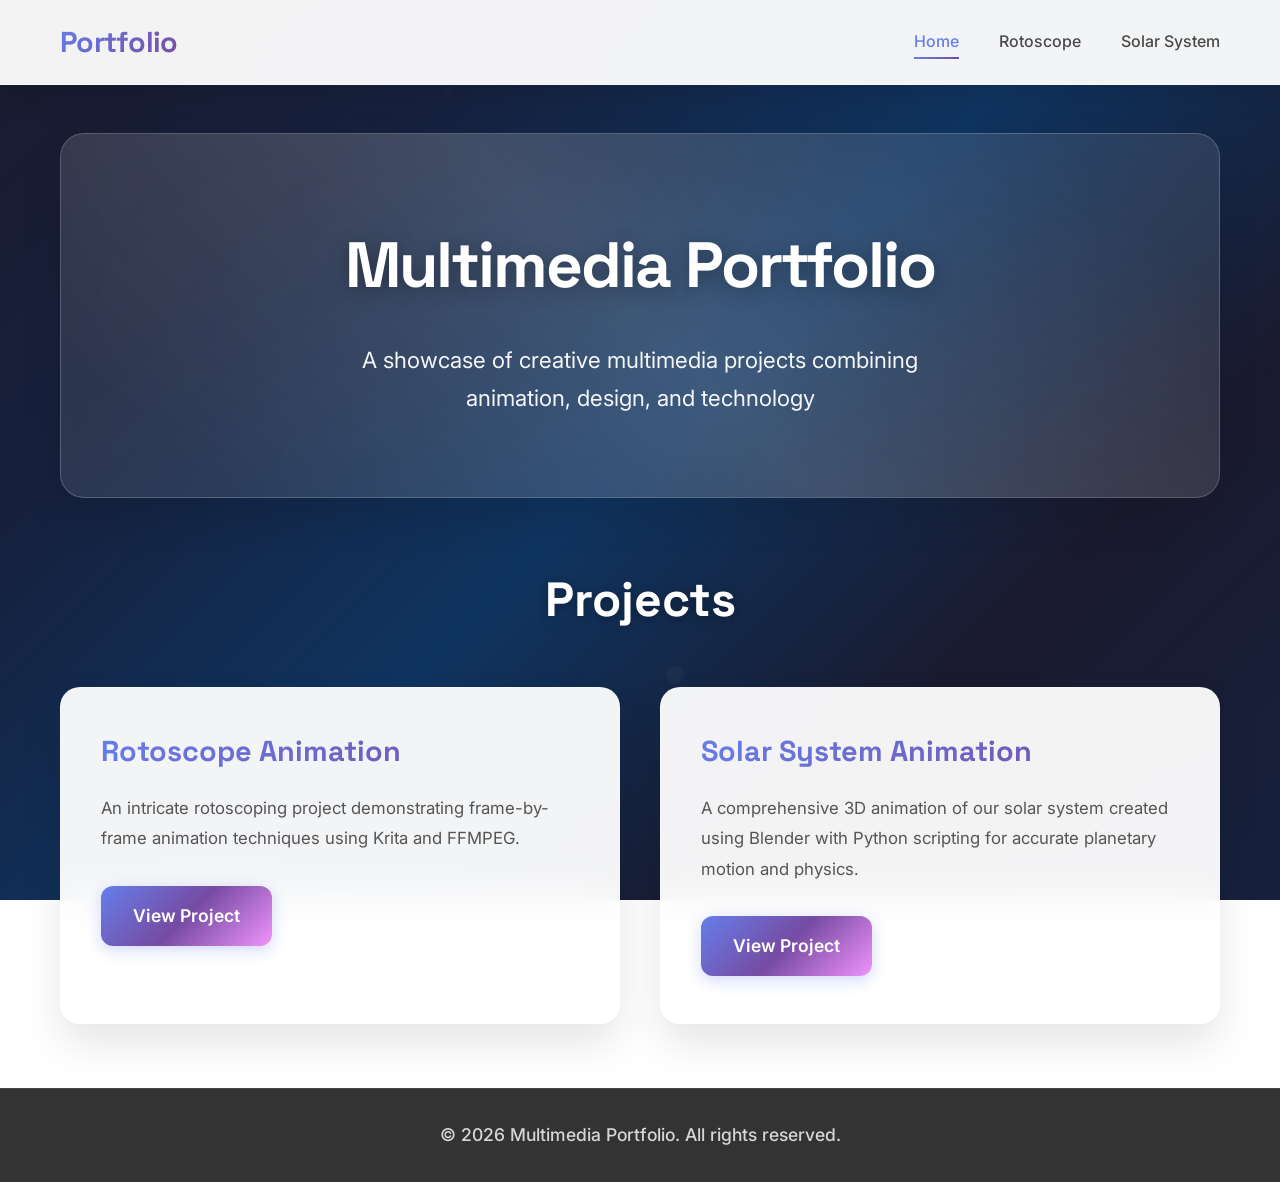
<file: index.html>
<!DOCTYPE html>
<html lang="en">
<head>
    <meta charset="UTF-8">
    <meta name="viewport" content="width=device-width, initial-scale=1.0">
    <title>Multimedia Portfolio</title>
    <link rel="stylesheet" href="style.css">
</head>
<body>
    <nav class="navbar">
        <div class="nav-container">
            <a href="index.html" class="logo">Portfolio</a>
            <ul class="nav-menu">
                <li><a href="index.html" class="active">Home</a></li>
                <li><a href="rotoscope.html">Rotoscope</a></li>
                <li><a href="solar-system.html">Solar System</a></li>
            </ul>
        </div>
    </nav>

    <main>
        <section class="hero">
            <div class="hero-content">
                <h1>Multimedia Portfolio</h1>
                <p>A showcase of creative multimedia projects combining animation, design, and technology</p>
            </div>
        </section>

        <section class="projects">
            <h2>Projects</h2>
            <div class="projects-grid">
                <div class="project-card">
                    <div class="project-header">Rotoscope Animation</div>
                    <p>An intricate rotoscoping project demonstrating frame-by-frame animation techniques using Krita and FFMPEG.</p>
                    <a href="rotoscope.html" class="btn">View Project</a>
                </div>
                <div class="project-card">
                    <div class="project-header">Solar System Animation</div>
                    <p>A comprehensive 3D animation of our solar system created using Blender with Python scripting for accurate planetary motion and physics.</p>
                    <a href="solar-system.html" class="btn">View Project</a>
                </div>
            </div>
        </section>
    </main>

    <footer>
        <p>&copy; 2026 Multimedia Portfolio. All rights reserved.</p>
    </footer>

    <script src="script.js"></script>
</body>
</html>
</file>
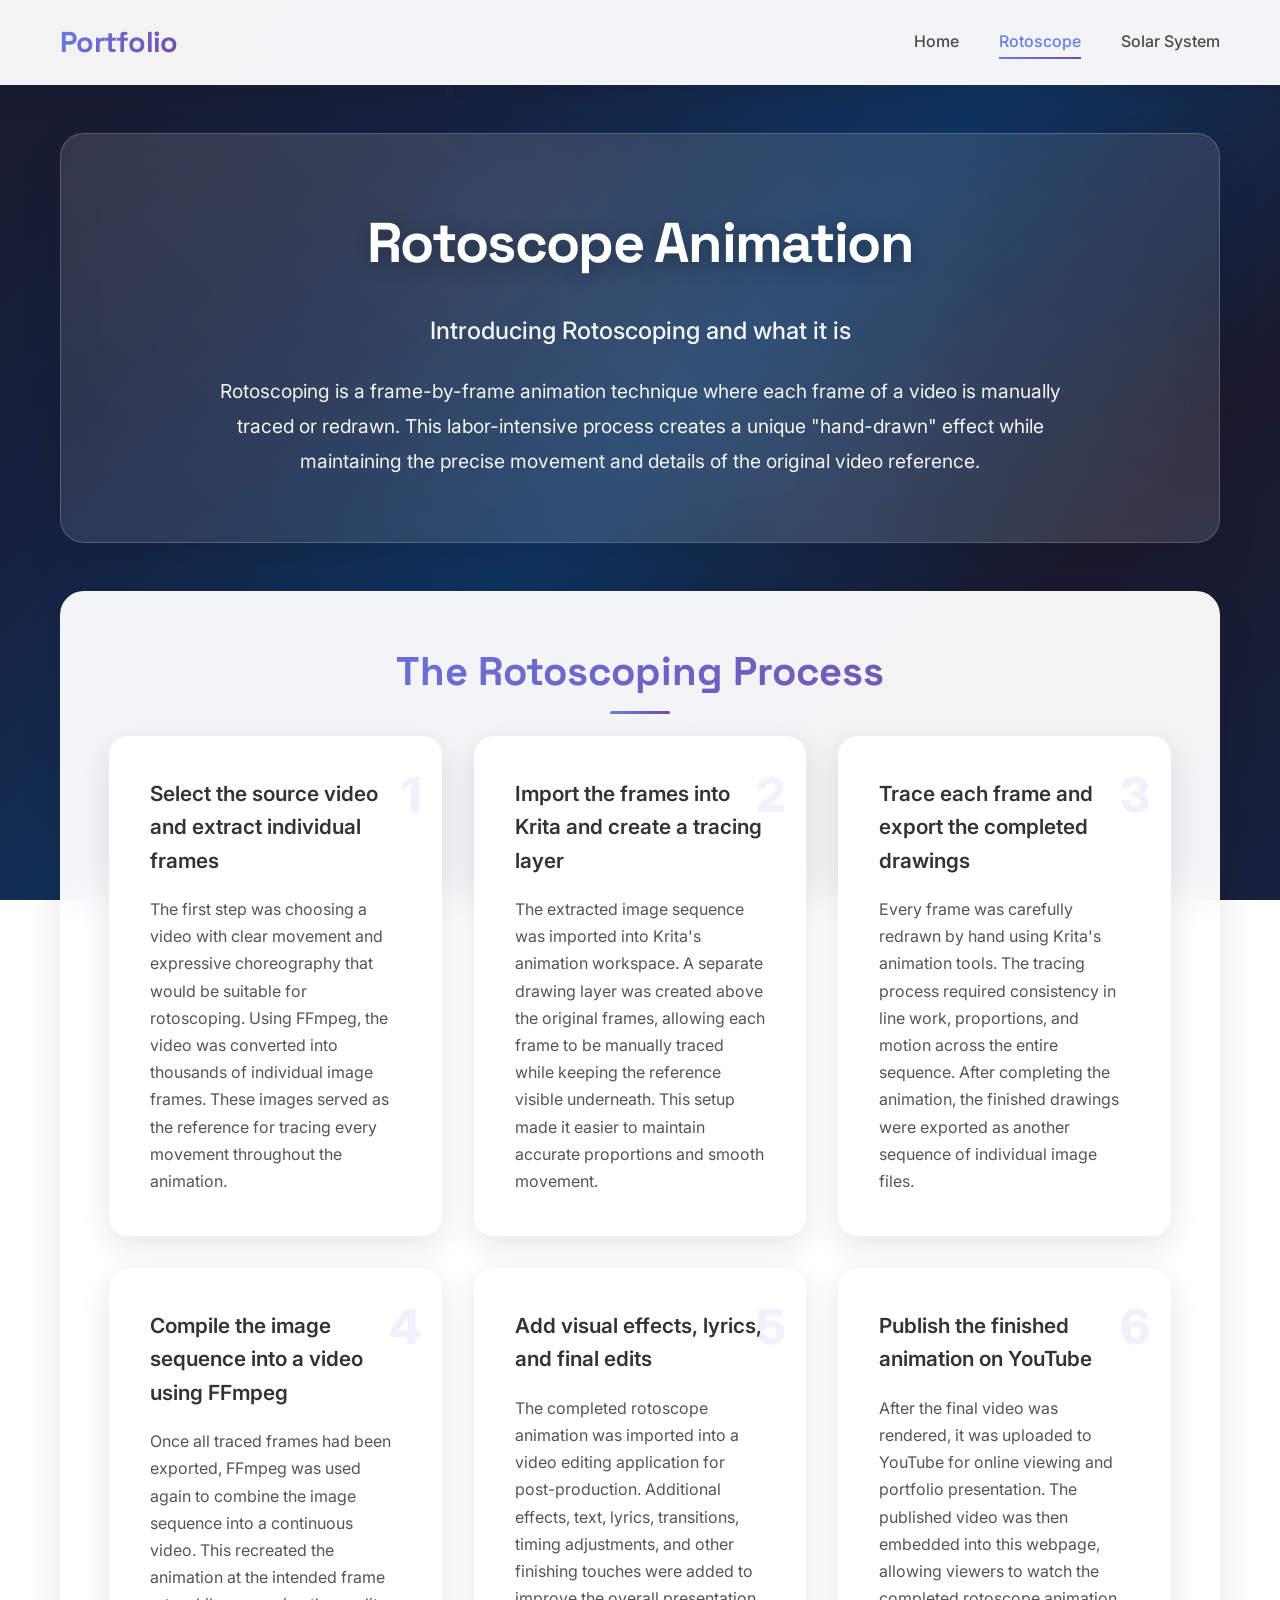
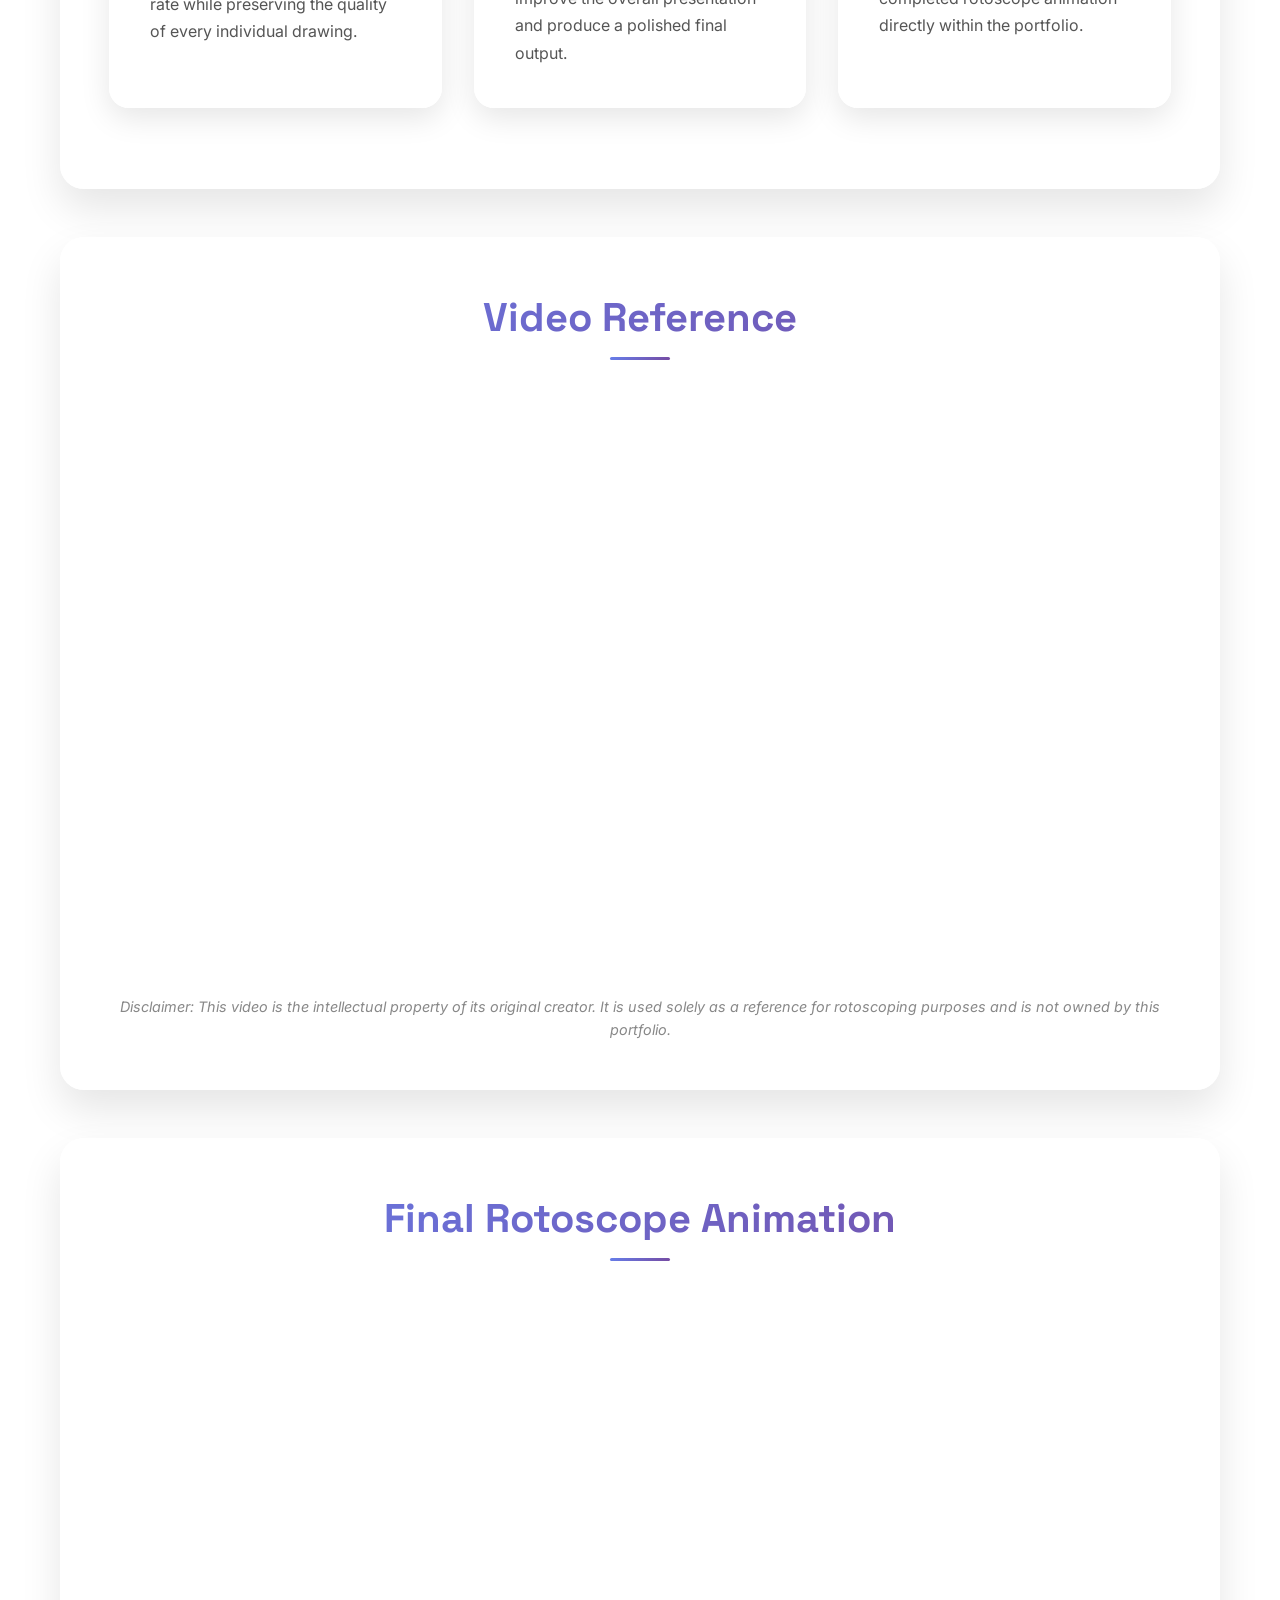
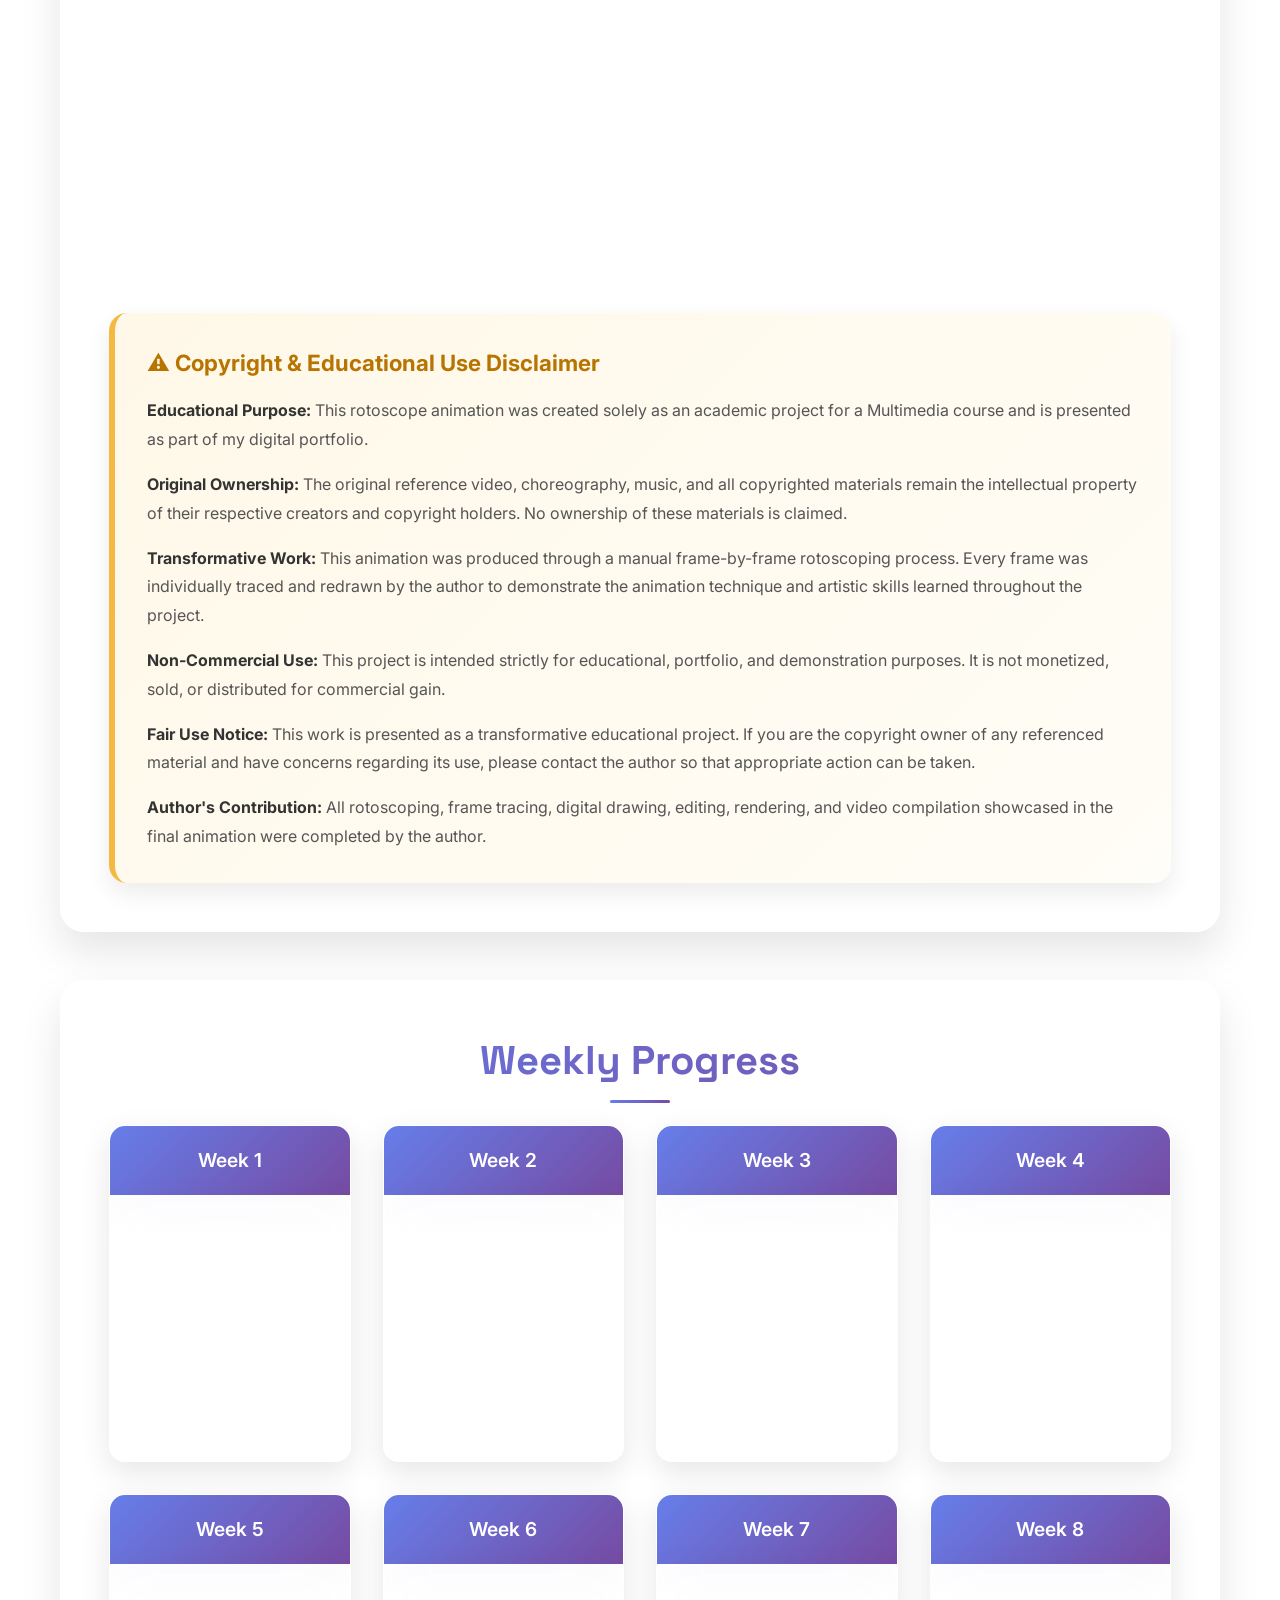
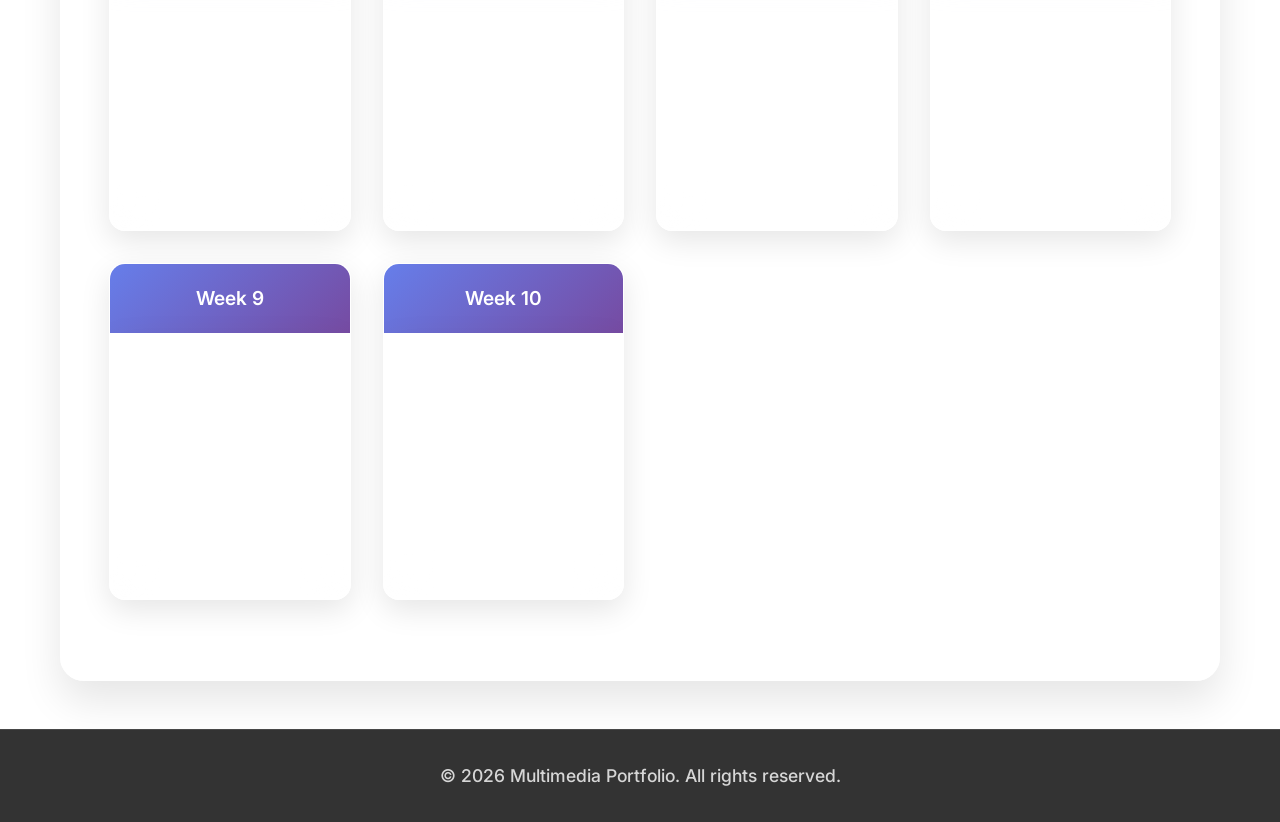
<file: rotoscope.html>
<!DOCTYPE html>
<html lang="en">
<head>
    <meta charset="UTF-8">
    <meta name="viewport" content="width=device-width, initial-scale=1.0">
    <title>Rotoscope - Multimedia Portfolio</title>
    <link rel="stylesheet" href="style.css">
</head>
<body>
    <nav class="navbar">
        <div class="nav-container">
            <a href="index.html" class="logo">Portfolio</a>
            <ul class="nav-menu">
                <li><a href="index.html">Home</a></li>
                <li><a href="rotoscope.html" class="active">Rotoscope</a></li>
                <li><a href="solar-system.html">Solar System</a></li>
            </ul>
        </div>
    </nav>

    <main>
        <section class="project-header-section">
            <h1>Rotoscope Animation</h1>
            <p class="intro-text">Introducing Rotoscoping and what it is</p>
            <p class="description">Rotoscoping is a frame-by-frame animation technique where each frame of a video is manually traced or redrawn. This labor-intensive process creates a unique "hand-drawn" effect while maintaining the precise movement and details of the original video reference.</p>
        </section>

<section class="section">
    <h2>The Rotoscoping Process</h2>

    <div class="process-steps">

        <div class="step">
            <div class="step-number">1</div>
            <h3>Select the source video and extract individual frames</h3>
            <p>
                The first step was choosing a video with clear movement and expressive choreography that would be suitable for rotoscoping. Using FFmpeg, the video was converted into thousands of individual image frames. These images served as the reference for tracing every movement throughout the animation.
            </p>
        </div>

        <div class="step">
            <div class="step-number">2</div>
            <h3>Import the frames into Krita and create a tracing layer</h3>
            <p>
                The extracted image sequence was imported into Krita's animation workspace. A separate drawing layer was created above the original frames, allowing each frame to be manually traced while keeping the reference visible underneath. This setup made it easier to maintain accurate proportions and smooth movement.
            </p>
        </div>

        <div class="step">
            <div class="step-number">3</div>
            <h3>Trace each frame and export the completed drawings</h3>
            <p>
                Every frame was carefully redrawn by hand using Krita's animation tools. The tracing process required consistency in line work, proportions, and motion across the entire sequence. After completing the animation, the finished drawings were exported as another sequence of individual image files.
            </p>
        </div>

        <div class="step">
            <div class="step-number">4</div>
            <h3>Compile the image sequence into a video using FFmpeg</h3>
            <p>
                Once all traced frames had been exported, FFmpeg was used again to combine the image sequence into a continuous video. This recreated the animation at the intended frame rate while preserving the quality of every individual drawing.
            </p>
        </div>

        <div class="step">
            <div class="step-number">5</div>
            <h3>Add visual effects, lyrics, and final edits</h3>
            <p>
                The completed rotoscope animation was imported into a video editing application for post-production. Additional effects, text, lyrics, transitions, timing adjustments, and other finishing touches were added to improve the overall presentation and produce a polished final output.
            </p>
        </div>

        <div class="step">
            <div class="step-number">6</div>
            <h3>Publish the finished animation on YouTube</h3>
            <p>
                After the final video was rendered, it was uploaded to YouTube for online viewing and portfolio presentation. The published video was then embedded into this webpage, allowing viewers to watch the completed rotoscope animation directly within the portfolio.
            </p>
        </div>

    </div>
</section>
<section class="section">
    <h2>Video Reference</h2>

    <div class="video-container">
        <iframe
            src="https://www.youtube.com/embed/XmsuKrjB3SI"
            title="Video Reference"
            allow="accelerometer; autoplay; clipboard-write; encrypted-media; gyroscope; picture-in-picture"
            allowfullscreen>
        </iframe>
    </div>

    <p style="font-size: 0.9em; color: #888; margin-top: 1rem; text-align: center; font-style: italic;">
        Disclaimer: This video is the intellectual property of its original creator. It is used solely as a reference for rotoscoping purposes and is not owned by this portfolio.
    </p>
</section>

<section class="section">
    <h2>Final Rotoscope Animation</h2>

    <div class="video-container">
        <iframe
            src="https://www.youtube.com/embed/uJgWxTamud8"
            title="Finalized Video"
            allow="accelerometer; autoplay; clipboard-write; encrypted-media; gyroscope; picture-in-picture"
            allowfullscreen>
        </iframe>
    </div>

    <div class="disclaimer-box">
        <h3>⚠️ Copyright & Educational Use Disclaimer</h3>

        <p>
            <strong>Educational Purpose:</strong>
            This rotoscope animation was created solely as an academic project for a Multimedia course and is presented as part of my digital portfolio.
        </p>

        <p>
            <strong>Original Ownership:</strong>
            The original reference video, choreography, music, and all copyrighted materials remain the intellectual property of their respective creators and copyright holders. No ownership of these materials is claimed.
        </p>

        <p>
            <strong>Transformative Work:</strong>
            This animation was produced through a manual frame-by-frame rotoscoping process. Every frame was individually traced and redrawn by the author to demonstrate the animation technique and artistic skills learned throughout the project.
        </p>

        <p>
            <strong>Non-Commercial Use:</strong>
            This project is intended strictly for educational, portfolio, and demonstration purposes. It is not monetized, sold, or distributed for commercial gain.
        </p>

        <p>
            <strong>Fair Use Notice:</strong>
            This work is presented as a transformative educational project. If you are the copyright owner of any referenced material and have concerns regarding its use, please contact the author so that appropriate action can be taken.
        </p>

        <p>
            <strong>Author's Contribution:</strong>
            All rotoscoping, frame tracing, digital drawing, editing, rendering, and video compilation showcased in the final animation were completed by the author.
        </p>
    </div>

</section>

        <section class="section">
            <h2>Weekly Progress</h2>
            <div class="progress-grid">
                <div class="progress-item">
                    <h3>Week 1</h3>
                    <div class="placeholder-video small">
                        <iframe width="100%" height="200" src="https://www.youtube.com/embed/7poKHDtncnA" title="Week 1 Progress Report" frameborder="0" allow="accelerometer; autoplay; clipboard-write; encrypted-media; gyroscope; picture-in-picture" allowfullscreen></iframe>
                    </div>
                </div>
                <div class="progress-item">
                    <h3>Week 2</h3>
                    <div class="placeholder-video small">
                        <iframe width="100%" height="200" src="https://www.youtube.com/embed/IN94THg4a0k" title="Week 2 Progress Report" frameborder="0" allow="accelerometer; autoplay; clipboard-write; encrypted-media; gyroscope; picture-in-picture" allowfullscreen></iframe>
                    </div>
                </div>
                <div class="progress-item">
                    <h3>Week 3</h3>
                    <div class="placeholder-video small">
                        <iframe width="100%" height="200" src="https://www.youtube.com/embed/37TvOM42wJw" title="Week 3 Progress Report" frameborder="0" allow="accelerometer; autoplay; clipboard-write; encrypted-media; gyroscope; picture-in-picture" allowfullscreen></iframe>
                    </div>
                </div>
                <div class="progress-item">
                    <h3>Week 4</h3>
                    <div class="placeholder-video small">
                        <iframe width="100%" height="200" src="https://www.youtube.com/embed/75jNEfc7ess" title="Week 4 Progress Report" frameborder="0" allow="accelerometer; autoplay; clipboard-write; encrypted-media; gyroscope; picture-in-picture" allowfullscreen></iframe>
                    </div>
                </div>
                <div class="progress-item">
                    <h3>Week 5</h3>
                    <div class="placeholder-video small">
                        <iframe width="100%" height="200" src="https://www.youtube.com/embed/aUON6jjzDMI" title="Week 5 Progress Report" frameborder="0" allow="accelerometer; autoplay; clipboard-write; encrypted-media; gyroscope; picture-in-picture" allowfullscreen></iframe>
                    </div>
                </div>
                <div class="progress-item">
                    <h3>Week 6</h3>
                    <div class="placeholder-video small">
                        <iframe width="100%" height="200" src="https://www.youtube.com/embed/G313K_YNeig" title="Week 6 Progress Report" frameborder="0" allow="accelerometer; autoplay; clipboard-write; encrypted-media; gyroscope; picture-in-picture" allowfullscreen></iframe>
                    </div>
                </div>
                <div class="progress-item">
                    <h3>Week 7</h3>
                    <div class="placeholder-video small">
                        <iframe width="100%" height="200" src="https://www.youtube.com/embed/RO3NRxwnnPg" title="Week 7 Progress Report" frameborder="0" allow="accelerometer; autoplay; clipboard-write; encrypted-media; gyroscope; picture-in-picture" allowfullscreen></iframe>
                    </div>
                </div>
                <div class="progress-item">
                    <h3>Week 8</h3>
                        <div class="placeholder-video small">
                        <iframe width="100%" height="200" src="https://www.youtube.com/embed/Ii5fTvnP51A" title="Week 7 Progress Report" frameborder="0" allow="accelerometer; autoplay; clipboard-write; encrypted-media; gyroscope; picture-in-picture" allowfullscreen></iframe>
                    </div>
                </div>
                <div class="progress-item">
                    <h3>Week 9</h3>
                        <div class="placeholder-video small">
                        <iframe width="100%" height="200" src="https://www.youtube.com/embed/vvHGIIjClII" title="Week 7 Progress Report" frameborder="0" allow="accelerometer; autoplay; clipboard-write; encrypted-media; gyroscope; picture-in-picture" allowfullscreen></iframe>
                    </div>
                </div>
                <div class="progress-item">
                    <h3>Week 10</h3>
                        <div class="placeholder-video small">
                        <iframe width="100%" height="200" src="https://www.youtube.com/embed/d2uqeW8F0Zo" title="Week 7 Progress Report" frameborder="0" allow="accelerometer; autoplay; clipboard-write; encrypted-media; gyroscope; picture-in-picture" allowfullscreen></iframe>
                    </div>
                </div>
            </div>
        </section>
    </main>

    <footer>
        <p>&copy; 2026 Multimedia Portfolio. All rights reserved.</p>
    </footer>

    <script src="script.js"></script>
</body>
</html>
</file>
<file: style.css>
/* Import Google Fonts for better typography */
@import url('https://fonts.googleapis.com/css2?family=Inter:wght@300;400;500;600;700;800&family=Space+Grotesk:wght@300;400;500;600;700&display=swap');

* {
    margin: 0;
    padding: 0;
    box-sizing: border-box;
}

body {
    font-family: 'Inter', 'Segoe UI', Tahoma, Geneva, Verdana, sans-serif;
    line-height: 1.6;
    color: #1a1a1a;
    background: linear-gradient(135deg, #1a1a2e 0%, #16213e 25%, #0f3460 50%, #1a1a2e 75%, #16213e 100%);
    background-attachment: fixed;
    min-height: 100vh;
    position: relative;
}

body::before {
    content: '';
    position: fixed;
    top: 0;
    left: 0;
    width: 100%;
    height: 100%;
    background: url('data:image/svg+xml,<svg xmlns="http://www.w3.org/2000/svg" viewBox="0 0 100 100"><defs><pattern id="grain" width="100" height="100" patternUnits="userSpaceOnUse"><circle cx="25" cy="25" r="1" fill="rgba(255,255,255,0.03)"/><circle cx="75" cy="75" r="1" fill="rgba(255,255,255,0.03)"/><circle cx="50" cy="10" r="0.5" fill="rgba(255,255,255,0.02)"/><circle cx="90" cy="40" r="0.8" fill="rgba(255,255,255,0.02)"/><circle cx="10" cy="80" r="0.6" fill="rgba(255,255,255,0.02)"/></pattern></defs><rect width="100" height="100" fill="url(%23grain)"/></svg>');
    pointer-events: none;
    z-index: -1;
}

/* Navigation */
.navbar {
    background: rgba(255, 255, 255, 0.95);
    backdrop-filter: blur(20px);
    -webkit-backdrop-filter: blur(20px);
    padding: 1.2rem 0;
    position: sticky;
    top: 0;
    z-index: 100;
    box-shadow: 0 8px 32px rgba(0, 0, 0, 0.1);
    border-bottom: 1px solid rgba(255, 255, 255, 0.2);
}

.nav-container {
    max-width: 1200px;
    margin: 0 auto;
    display: flex;
    justify-content: space-between;
    align-items: center;
    padding: 0 20px;
}

.logo {
    color: #1a1a1a;
    font-size: 1.8rem;
    font-weight: 700;
    font-family: 'Space Grotesk', sans-serif;
    text-decoration: none;
    background: linear-gradient(135deg, #667eea, #764ba2);
    -webkit-background-clip: text;
    -webkit-text-fill-color: transparent;
    background-clip: text;
    letter-spacing: -0.02em;
}

.nav-menu {
    display: flex;
    list-style: none;
    gap: 2.5rem;
}

.nav-menu a {
    color: #4a4a4a;
    text-decoration: none;
    font-weight: 500;
    font-size: 1rem;
    transition: all 0.3s cubic-bezier(0.4, 0, 0.2, 1);
    position: relative;
    padding: 0.5rem 0;
}

.nav-menu a::before {
    content: '';
    position: absolute;
    bottom: 0;
    left: 0;
    width: 0;
    height: 2px;
    background: linear-gradient(135deg, #667eea, #764ba2);
    transition: width 0.3s ease;
}

.nav-menu a:hover::before,
.nav-menu a.active::before {
    width: 100%;
}

.nav-menu a:hover,
.nav-menu a.active {
    color: #667eea;
    transform: translateY(-1px);
}

/* Main content */
main {
    max-width: 1200px;
    margin: 0 auto;
    padding: 0 20px;
    min-height: calc(100vh - 200px);
}

.hero {
    background: rgba(255, 255, 255, 0.1);
    backdrop-filter: blur(20px);
    -webkit-backdrop-filter: blur(20px);
    color: white;
    padding: 5rem 3rem;
    text-align: center;
    border-radius: 24px;
    margin: 3rem 0;
    border: 1px solid rgba(255, 255, 255, 0.2);
    box-shadow: 0 20px 40px rgba(0, 0, 0, 0.1);
    position: relative;
    overflow: hidden;
}

.hero::before {
    content: '';
    position: absolute;
    top: -50%;
    left: -50%;
    width: 200%;
    height: 200%;
    background: linear-gradient(45deg, transparent 30%, rgba(255, 255, 255, 0.1) 50%, transparent 70%);
    animation: shimmer 3s infinite;
}

@keyframes shimmer {
    0% { transform: translateX(-100%) translateY(-100%) rotate(45deg); }
    100% { transform: translateX(100%) translateY(100%) rotate(45deg); }
}

.hero-content h1 {
    font-size: 4rem;
    margin-bottom: 1.5rem;
    font-weight: 800;
    font-family: 'Space Grotesk', sans-serif;
    letter-spacing: -0.03em;
    text-shadow: 0 4px 20px rgba(0, 0, 0, 0.3);
    position: relative;
    z-index: 2;
}

.hero-content p {
    font-size: 1.4rem;
    opacity: 0.95;
    font-weight: 400;
    max-width: 600px;
    margin: 0 auto;
    line-height: 1.7;
    position: relative;
    z-index: 2;
}

/* Projects Section */
.projects {
    margin: 4rem 0;
}

.projects h2 {
    text-align: center;
    font-size: 3rem;
    margin-bottom: 3rem;
    color: white;
    font-weight: 700;
    font-family: 'Space Grotesk', sans-serif;
    text-shadow: 0 2px 10px rgba(0, 0, 0, 0.3);
}

.projects-grid {
    display: grid;
    grid-template-columns: repeat(auto-fit, minmax(350px, 1fr));
    gap: 2.5rem;
    margin-bottom: 2rem;
}

.project-card {
    background: rgba(255, 255, 255, 0.95);
    backdrop-filter: blur(20px);
    -webkit-backdrop-filter: blur(20px);
    padding: 2.5rem;
    border-radius: 20px;
    box-shadow: 0 20px 40px rgba(0, 0, 0, 0.1);
    transition: all 0.4s cubic-bezier(0.4, 0, 0.2, 1);
    border: 1px solid rgba(255, 255, 255, 0.2);
    position: relative;
    overflow: hidden;
}

.project-card::before {
    content: '';
    position: absolute;
    top: 0;
    left: 0;
    width: 100%;
    height: 4px;
    background: linear-gradient(135deg, #667eea, #764ba2, #f093fb);
    opacity: 0;
    transition: opacity 0.3s ease;
}

.project-card:hover::before {
    opacity: 1;
}

.project-card:hover {
    transform: translateY(-8px) scale(1.02);
    box-shadow: 0 30px 60px rgba(0, 0, 0, 0.15);
}

.project-header {
    font-size: 1.8rem;
    font-weight: 700;
    background: linear-gradient(135deg, #667eea, #764ba2);
    -webkit-background-clip: text;
    -webkit-text-fill-color: transparent;
    background-clip: text;
    margin-bottom: 1.2rem;
    font-family: 'Space Grotesk', sans-serif;
}

.project-card p {
    color: #555;
    margin-bottom: 2rem;
    line-height: 1.8;
    font-size: 1.05rem;
}

/* Buttons */
.btn {
    display: inline-block;
    background: linear-gradient(135deg, #667eea 0%, #764ba2 50%, #f093fb 100%);
    color: white;
    padding: 1rem 2rem;
    border: none;
    border-radius: 12px;
    cursor: pointer;
    text-decoration: none;
    transition: all 0.3s cubic-bezier(0.4, 0, 0.2, 1);
    font-size: 1.1rem;
    font-weight: 600;
    font-family: 'Inter', sans-serif;
    position: relative;
    overflow: hidden;
    box-shadow: 0 4px 15px rgba(102, 126, 234, 0.3);
}

.btn::before {
    content: '';
    position: absolute;
    top: 0;
    left: -100%;
    width: 100%;
    height: 100%;
    background: linear-gradient(90deg, transparent, rgba(255, 255, 255, 0.2), transparent);
    transition: left 0.5s;
}

.btn:hover::before {
    left: 100%;
}

.btn:hover {
    transform: translateY(-2px) scale(1.05);
    box-shadow: 0 8px 25px rgba(102, 126, 234, 0.4);
}

/* Sections */
.section {
    background: rgba(255, 255, 255, 0.95);
    backdrop-filter: blur(20px);
    -webkit-backdrop-filter: blur(20px);
    padding: 3rem;
    margin: 3rem 0;
    border-radius: 24px;
    box-shadow: 0 20px 40px rgba(0, 0, 0, 0.1);
    border: 1px solid rgba(255, 255, 255, 0.2);
}

.section h2 {
    background: linear-gradient(135deg, #667eea, #764ba2);
    -webkit-background-clip: text;
    -webkit-text-fill-color: transparent;
    background-clip: text;
    font-size: 2.5rem;
    margin-bottom: 2rem;
    font-weight: 700;
    font-family: 'Space Grotesk', sans-serif;
    text-align: center;
    position: relative;
}

.section h2::after {
    content: '';
    position: absolute;
    bottom: -10px;
    left: 50%;
    transform: translateX(-50%);
    width: 60px;
    height: 3px;
    background: linear-gradient(135deg, #667eea, #764ba2);
    border-radius: 2px;
}

.project-header-section {
    background: rgba(255, 255, 255, 0.1);
    backdrop-filter: blur(20px);
    -webkit-backdrop-filter: blur(20px);
    color: white;
    padding: 4rem 3rem;
    border-radius: 24px;
    margin: 3rem 0;
    text-align: center;
    border: 1px solid rgba(255, 255, 255, 0.2);
    box-shadow: 0 20px 40px rgba(0, 0, 0, 0.1);
    position: relative;
    overflow: hidden;
}

.project-header-section::before {
    content: '';
    position: absolute;
    top: -50%;
    left: -50%;
    width: 200%;
    height: 200%;
    background: linear-gradient(45deg, transparent 30%, rgba(255, 255, 255, 0.05) 50%, transparent 70%);
    animation: shimmer 4s infinite;
}

.project-header-section h1 {
    font-size: 3.5rem;
    margin-bottom: 1.5rem;
    font-weight: 800;
    font-family: 'Space Grotesk', sans-serif;
    letter-spacing: -0.03em;
    text-shadow: 0 4px 20px rgba(0, 0, 0, 0.3);
    position: relative;
    z-index: 2;
}

.intro-text {
    font-size: 1.5rem;
    margin-bottom: 1.5rem;
    opacity: 0.95;
    font-weight: 500;
    position: relative;
    z-index: 2;
}

.description {
    font-size: 1.2rem;
    line-height: 1.8;
    opacity: 0.95;
    max-width: 900px;
    margin: 0 auto;
    position: relative;
    z-index: 2;
}

/* Process Steps */
.process-steps {
    display: grid;
    grid-template-columns: repeat(auto-fit, minmax(280px, 1fr));
    gap: 2rem;
    margin: 2rem 0;
}

.step {
    background: rgba(255, 255, 255, 0.9);
    backdrop-filter: blur(10px);
    -webkit-backdrop-filter: blur(10px);
    color: #1a1a1a;
    padding: 2.5rem;
    border-radius: 20px;
    position: relative;
    border: 1px solid rgba(255, 255, 255, 0.3);
    box-shadow: 0 10px 30px rgba(0, 0, 0, 0.1);
    transition: all 0.3s ease;
}

.step:hover {
    transform: translateY(-5px);
    box-shadow: 0 20px 40px rgba(0, 0, 0, 0.15);
}

.step-number {
    position: absolute;
    top: 20px;
    right: 20px;
    font-size: 3rem;
    font-weight: 800;
    opacity: 0.1;
    color: #667eea;
}

.step h3 {
    margin-bottom: 1.2rem;
    font-size: 1.3rem;
    font-weight: 600;
    color: #333;
}

.step p {
    line-height: 1.7;
    color: #555;
}

/* Video Container */
.video-container{
    width: 100%;
    margin: 0 auto;
}

.video-container iframe{
    width: 100%;
    aspect-ratio: 16 / 9;
    border: none;
    border-radius: 20px;
    display: block;
}

.placeholder-video {
    background: rgba(255, 255, 255, 0.1);
    backdrop-filter: blur(20px);
    -webkit-backdrop-filter: blur(20px);
    color: white;
    padding: 5rem 3rem;
    border-radius: 24px;
    text-align: center;
    min-height: 450px;
    display: flex;
    flex-direction: column;
    justify-content: center;
    align-items: center;
    font-size: 2rem;
    border: 1px solid rgba(255, 255, 255, 0.2);
    box-shadow: 0 20px 40px rgba(0, 0, 0, 0.1);
    position: relative;
    overflow: hidden;
}



.placeholder-video.small {
    min-height: 250px;
    font-size: 1.5rem;
    padding: 3rem 2rem;
}

.placeholder-video.small::before {
    font-size: 2.5rem;
}

/* Progress Grid */
.progress-grid {
    display: grid;
    grid-template-columns: repeat(auto-fit, minmax(220px, 1fr));
    gap: 2rem;
    margin: 2rem 0;
}

.progress-item {
    background: rgba(255, 255, 255, 0.9);
    backdrop-filter: blur(10px);
    -webkit-backdrop-filter: blur(10px);
    border-radius: 16px;
    overflow: hidden;
    box-shadow: 0 10px 30px rgba(0, 0, 0, 0.1);
    border: 1px solid rgba(255, 255, 255, 0.3);
    transition: transform 0.3s ease;
}

.progress-item:hover {
    transform: translateY(-5px);
}

.progress-item h3 {
    background: linear-gradient(135deg, #667eea, #764ba2);
    color: white;
    padding: 1.2rem;
    font-size: 1.2rem;
    font-weight: 600;
    text-align: center;
    margin: 0;
}

.progress-item .placeholder-video {
    margin: 0;
    border-radius: 0;
    min-height: 200px;
    padding: 2rem 1rem;
    font-size: 1rem;
    color: #1a1a1a;
}

/* Calculator */
.calculator-container {
    background: rgba(255, 255, 255, 0.1);
    backdrop-filter: blur(20px);
    -webkit-backdrop-filter: blur(20px);
    color: rgb(52, 66, 191);
    padding: 3rem;
    border-radius: 24px;
    text-align: center;
    border: 1px solid rgba(255, 255, 255, 0.2);
    box-shadow: 0 20px 40px rgba(0, 0, 0, 0.1);
}

.calculator-container p {
    font-size: 1.3rem;
    margin-bottom: 2.5rem;
    font-weight: 500;
}

.calculator {
    display: flex;
    flex-direction: column;
    gap: 1.5rem;
    max-width: 450px;
    margin: 0 auto 3rem;
}

.calculator label {
    font-size: 1.1rem;
    text-align: left;
    font-weight: 500;
    color: rgba(132, 39, 39, 0.9);
}

.calculator input {
    padding: 1rem;
    border: 2px solid rgba(255, 255, 255, 0.3);
    border-radius: 12px;
    font-size: 1.1rem;
    background: rgba(255, 255, 255, 0.1);
    color: rgb(197, 100, 100);
    backdrop-filter: blur(10px);
    transition: all 0.3s ease;
}

.calculator input:focus {
    outline: none;
    border-color: rgba(112, 16, 16, 0.8);
    box-shadow: 0 0 20px rgba(255, 255, 255, 0.2);
}

.calculator input::placeholder {
    color: rgba(93, 76, 76, 0.6);
}

.results-grid {
    display: grid;
    grid-template-columns: repeat(auto-fit, minmax(180px, 1fr));
    gap: 2rem;
    margin-top: 3rem;
}

.planet-result {
    background: rgba(255, 255, 255, 0.15);
    backdrop-filter: blur(10px);
    -webkit-backdrop-filter: blur(10px);
    padding: 2rem;
    border-radius: 16px;
    border: 1px solid rgba(255, 255, 255, 0.2);
    transition: all 0.3s ease;
}

.planet-result:hover {
    transform: translateY(-3px);
    background: rgba(255, 255, 255, 0.2);
}

.planet-result h3 {
    margin-bottom: 0.8rem;
    font-size: 1.3rem;
    font-weight: 600;
}

.age-result {
    font-size: 2.5rem;
    font-weight: 800;
    margin: 0.8rem 0;
    color: #3a03ff;
    text-shadow: 0 2px 10px rgba(0, 0, 0, 0.3);
}

.planet-info {
    font-size: 1rem;
    opacity: 0.8;
}

/* Overview */
.overview-grid {
    display: grid;
    grid-template-columns: repeat(auto-fit, minmax(300px, 1fr));
    gap: 2.5rem;
    margin-bottom: 3rem;
}

.overview-item {
    background: rgba(255, 255, 255, 0.9);
    backdrop-filter: blur(20px);
    -webkit-backdrop-filter: blur(20px);
    color: #1a1a1a;
    padding: 2rem;
    border-radius: 20px;
    border: 1px solid rgba(255, 255, 255, 0.3);
    box-shadow: 0 15px 35px rgba(0, 0, 0, 0.1);
    transition: all 0.3s ease;
}

.overview-item:hover {
    transform: translateY(-5px);
    box-shadow: 0 25px 50px rgba(0, 0, 0, 0.15);
}

.overview-item h3 {
    margin-bottom: 1.5rem;
    font-size: 1.4rem;
    font-weight: 600;
    color: #667eea;
}

.overview-item ul {
    list-style: none;
    padding-left: 0;
}

.overview-item li {
    padding: 0.8rem 0;
    border-bottom: 1px solid rgba(102, 126, 234, 0.1);
    font-weight: 500;
}

.overview-item li:last-child {
    border-bottom: none;
}

.overview-item p {
    font-size: 1.2rem;
    font-weight: 600;
    color: #333;
}

.overview-description {
    background: rgba(255, 255, 255, 0.9);
    backdrop-filter: blur(20px);
    -webkit-backdrop-filter: blur(20px);
    padding: 2.5rem;
    border-left: 4px solid #667eea;
    border-radius: 16px;
    border: 1px solid rgba(255, 255, 255, 0.3);
    box-shadow: 0 15px 35px rgba(0, 0, 0, 0.1);
}

.overview-description h3 {
    color: #667eea;
    margin-bottom: 1.5rem;
    font-size: 1.5rem;
    font-weight: 600;
}

.overview-description p {
    margin-bottom: 1.2rem;
    line-height: 1.8;
    color: #444;
    font-size: 1.05rem;
}

/* Celestial Profiles */
.profiles-grid {
    display: flex;
    flex-direction: column;
    gap: 3rem;
    margin-top: 3rem;
}

.profile-card-row {
    display: grid;
    grid-template-columns: 1.3fr 0.7fr;
    gap: 2rem;
    align-items: start;
}

.profile-card {
    background: rgba(255, 255, 255, 0.95);
    backdrop-filter: blur(20px);
    -webkit-backdrop-filter: blur(20px);
    padding: 2rem;
    border-radius: 20px;
    box-shadow: 0 20px 40px rgba(0, 0, 0, 0.1);
    transition: all 0.4s cubic-bezier(0.4, 0, 0.2, 1);
    border: 1px solid rgba(255, 255, 255, 0.2);
    position: relative;
    overflow: hidden;
}

.profile-card::before {
    content: '';
    position: absolute;
    top: 0;
    left: 0;
    width: 100%;
    height: 4px;
    background: linear-gradient(135deg, #667eea, #764ba2, #f093fb);
    opacity: 0;
    transition: opacity 0.3s ease;
}

.profile-card:hover::before {
    opacity: 1;
}

.profile-card:hover {
    transform: translateY(-8px) scale(1.02);
    box-shadow: 0 30px 60px rgba(0, 0, 0, 0.15);
}

.profile-card-header {
    display: flex;
    align-items: center;
    gap: 1.2rem;
    margin-bottom: 1.5rem;
}

.profile-icon {
    font-size: 2.5rem;
    filter: drop-shadow(0 2px 4px rgba(0, 0, 0, 0.1));
}

.profile-card h3 {
    font-size: 1.6rem;
    margin: 0;
    color: #1a1a1a;
    font-weight: 700;
    font-family: 'Space Grotesk', sans-serif;
}

.profile-card p {
    color: #555;
    line-height: 1.7;
    margin-bottom: 1.5rem;
    font-size: 1.05rem;
}

.profile-stats {
    display: grid;
    grid-template-columns: repeat(auto-fit, minmax(130px, 1fr));
    gap: 1rem;
    margin-bottom: 1.5rem;
}

.profile-stat {
    background: linear-gradient(135deg, rgba(102, 126, 234, 0.1), rgba(118, 75, 162, 0.1));
    padding: 1rem;
    border-radius: 12px;
    font-size: 0.95rem;
    border: 1px solid rgba(102, 126, 234, 0.2);
}

.profile-stat strong {
    display: block;
    margin-bottom: 0.3rem;
    color: #333;
    font-weight: 600;
}

.profile-facts {
    list-style: disc inside;
    color: #555;
    margin-bottom: 0;
    font-size: 1rem;
}

.profile-facts li {
    margin-bottom: 0.8rem;
    line-height: 1.6;
}

.profile-placeholder {
    background: linear-gradient(135deg, rgba(102, 126, 234, 0.1), rgba(118, 75, 162, 0.1));
    border: 3px dashed rgba(102, 126, 234, 0.6);
    border-radius: 20px;
    min-height: 320px;
    display: flex;
    flex-direction: column;
    align-items: center;
    justify-content: center;
    padding: 2.5rem;
    text-align: center;
    color: #5a5f7a;
    position: relative;
    overflow: hidden;
    transition: all 0.3s ease;
    cursor: pointer;
    backdrop-filter: blur(10px);
    -webkit-backdrop-filter: blur(10px);
}

.profile-placeholder.has-image {
    border-color: rgba(255, 255, 255, 0.15);
    background: rgba(255, 255, 255, 0.04);
    padding: 0;
    min-height: 320px;
}

.profile-placeholder.has-image::before,
.profile-placeholder.has-image::after {
    display: none;
}

.profile-placeholder.has-image img {
    width: 100%;
    height: 100%;
    object-fit: cover;
    border-radius: 20px;
    display: block;
}

.profile-placeholder:hover {
    border-color: rgba(102, 126, 234, 0.9);
    background: linear-gradient(135deg, rgba(102, 126, 234, 0.15), rgba(118, 75, 162, 0.15));
    transform: scale(1.02);
}

.profile-placeholder:hover::before {
    opacity: 0.6;
    transform: scale(1.1);
}

.profile-placeholder::before {
    content: "🎬";
    font-size: 4rem;
    opacity: 0.4;
    margin-bottom: 1.5rem;
    transition: all 0.3s ease;
}

.profile-placeholder p {
    margin: 0;
    font-size: 1.2rem;
    line-height: 1.6;
    font-weight: 600;
}

.profile-placeholder::after {
    content: "Click to upload video/GIF";
    position: absolute;
    bottom: 1.5rem;
    left: 50%;
    transform: translateX(-50%);
    font-size: 1rem;
    color: rgba(102, 126, 234, 0.8);
    font-weight: 600;
    transition: color 0.3s ease;
}

.profile-placeholder:hover::after {
    color: rgba(102, 126, 234, 1);
}

/* Footer */
footer {
    background: rgba(26, 26, 26, 0.9);
    backdrop-filter: blur(20px);
    -webkit-backdrop-filter: blur(20px);
    color: white;
    text-align: center;
    padding: 3rem;
    margin-top: 4rem;
    border-top: 1px solid rgba(255, 255, 255, 0.1);
}

footer p {
    font-size: 1.1rem;
    opacity: 0.8;
    font-weight: 500;
}

/* Responsive */
@media (max-width: 1024px) {
    .profile-card-row {
        grid-template-columns: 1fr;
    }

    .hero-content h1 {
        font-size: 3rem;
    }

    .projects h2,
    .section h2 {
        font-size: 2rem;
    }
}

@media (max-width: 768px) {
    .hero-content h1 {
        font-size: 2.5rem;
    }

    .hero {
        padding: 3rem 2rem;
    }

    .nav-menu {
        gap: 1.5rem;
        font-size: 0.95rem;
    }

    .project-header-section h1 {
        font-size: 2.5rem;
    }

    .section h2 {
        font-size: 1.8rem;
    }

    .process-steps,
    .progress-grid,
    .results-grid {
        grid-template-columns: 1fr;
    }

    .placeholder-video {
        min-height: 300px;
        font-size: 1.5rem;
    }

    .calculator {
        max-width: 100%;
    }

    .profile-placeholder {
        min-height: 250px;
        padding: 2rem;
    }

    .profile-placeholder::before {
        font-size: 3rem;
    }

    .profile-placeholder p {
        font-size: 1.1rem;
    }

    .profile-placeholder::after {
        font-size: 0.9rem;
        bottom: 1.2rem;
    }
}
}

.profile-placeholder::after {
    content: "Click to upload video/GIF";
    position: absolute;
    bottom: 1rem;
    left: 50%;
    transform: translateX(-50%);
    font-size: 0.9rem;
    color: rgba(102, 126, 234, 0.7);
    font-weight: 600;
    transition: color 0.3s ease;
}

.profile-placeholder:hover::after {
    color: rgba(102, 126, 234, 1);
}



@media (max-width: 1024px) {
    .profile-card-row {
        grid-template-columns: 1fr;
    }
}

@media (max-width: 768px) {
    .profile-placeholder {
        min-height: 220px;
        padding: 1.5rem;
    }

    .profile-placeholder::before {
        font-size: 2.5rem;
    }

    .profile-placeholder p {
        font-size: 1rem;
    }

    .profile-placeholder::after {
        font-size: 0.8rem;
        bottom: 0.8rem;
    }
}

/* Footer */
footer {
    background: #333;
    color: white;
    text-align: center;
    padding: 2rem;
    margin-top: 3rem;
}

/* Responsive */
@media (max-width: 768px) {
    .hero-content h1 {
        font-size: 2rem;
    }

    .nav-menu {
        gap: 1rem;
        font-size: 0.9rem;
    }

    .project-header-section h1 {
        font-size: 1.8rem;
    }

    .section h2 {
        font-size: 1.5rem;
    }

    .process-steps,
    .progress-grid,
    .results-grid {
        grid-template-columns: 1fr;
    }

    .placeholder-video {
        min-height: 250px;
        font-size: 1.2rem;
    }

    .calculator {
        max-width: 100%;
    }
}

/* Disclaimer Box */
.disclaimer-box{
    margin-top: 2rem;
    padding: 2rem;
    background: linear-gradient(135deg, #fff8e8, #fffdf7);
    border-left: 6px solid #f4b942;
    border-radius: 18px;
    box-shadow: 0 10px 25px rgba(0,0,0,0.08);
}

.disclaimer-box h3{
    color: #b87400;
    margin-bottom: 1rem;
    font-size: 1.4rem;
    font-weight: 700;
}

.disclaimer-box p{
    color: #555;
    line-height: 1.8;
    margin-bottom: 1rem;
    font-size: 1rem;
}

.disclaimer-box p:last-child{
    margin-bottom: 0;
}

.disclaimer-box strong{
    color: #333;
}
</file>
